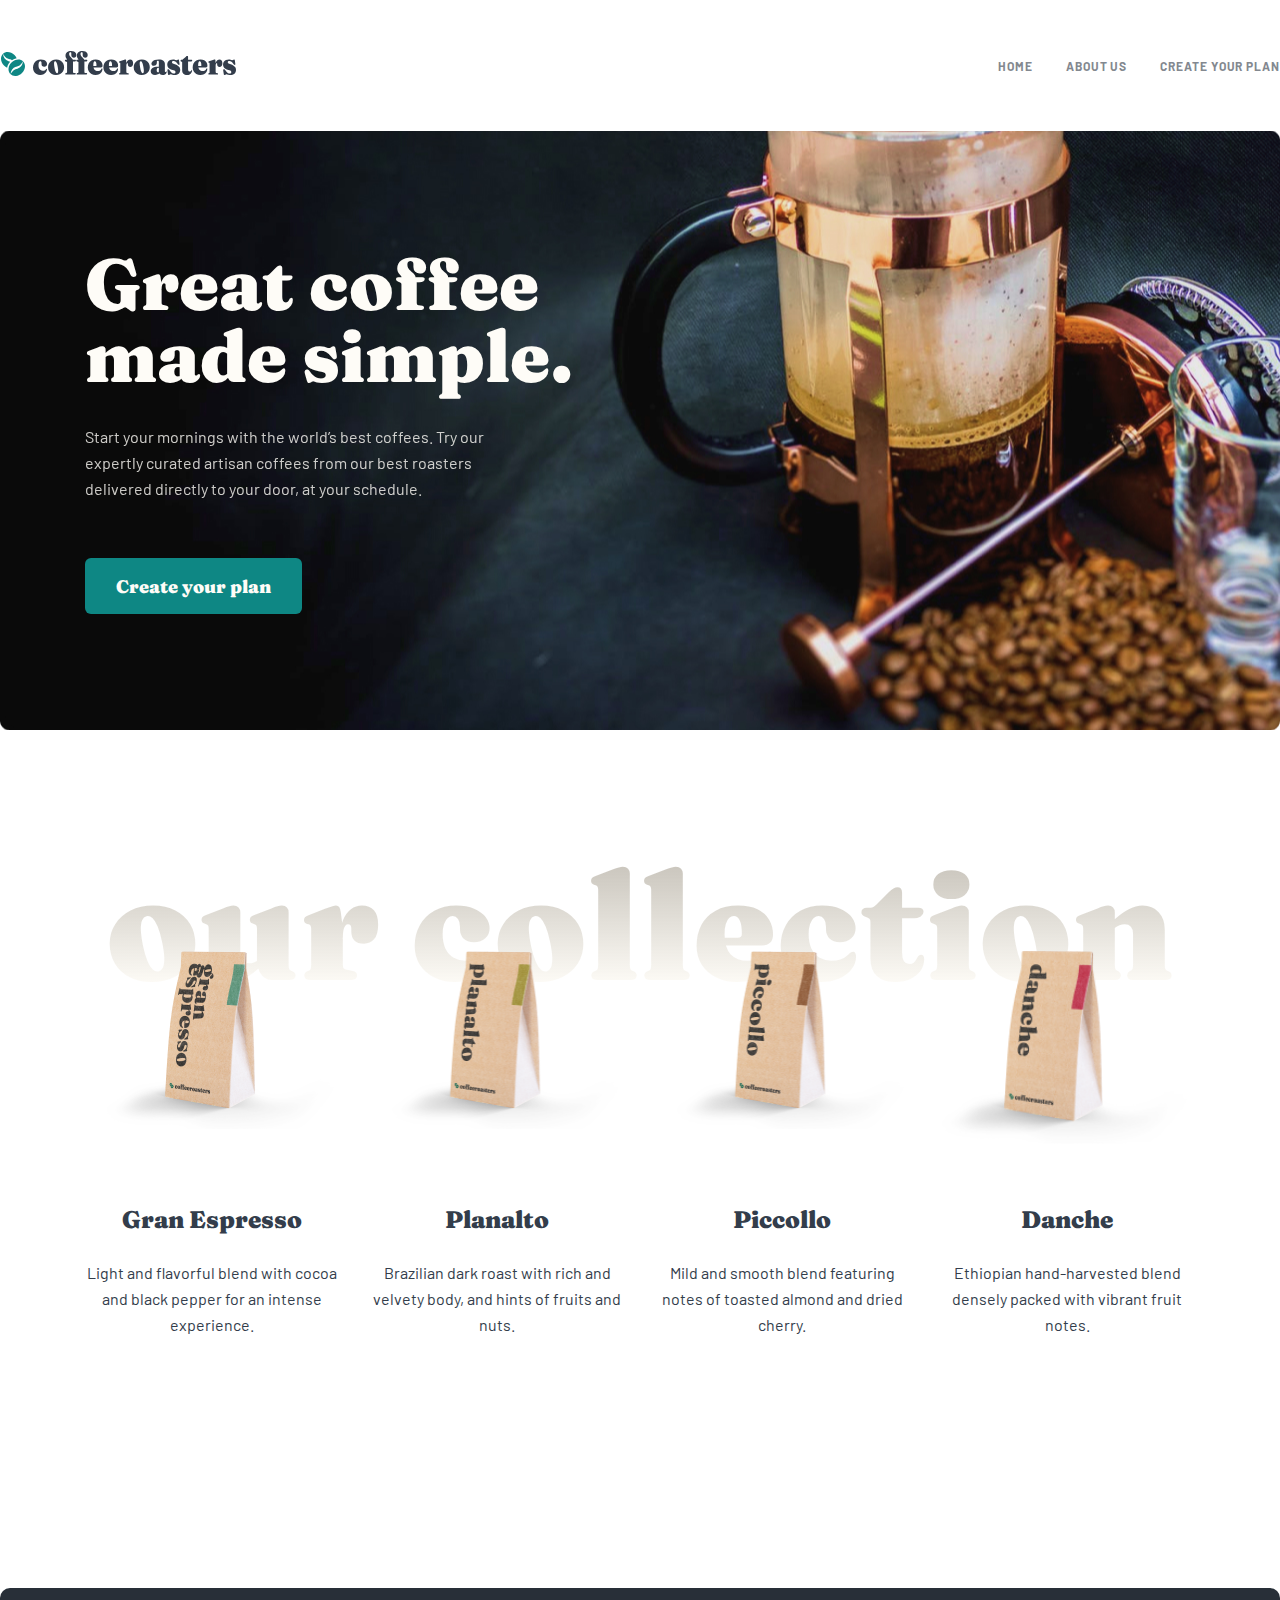
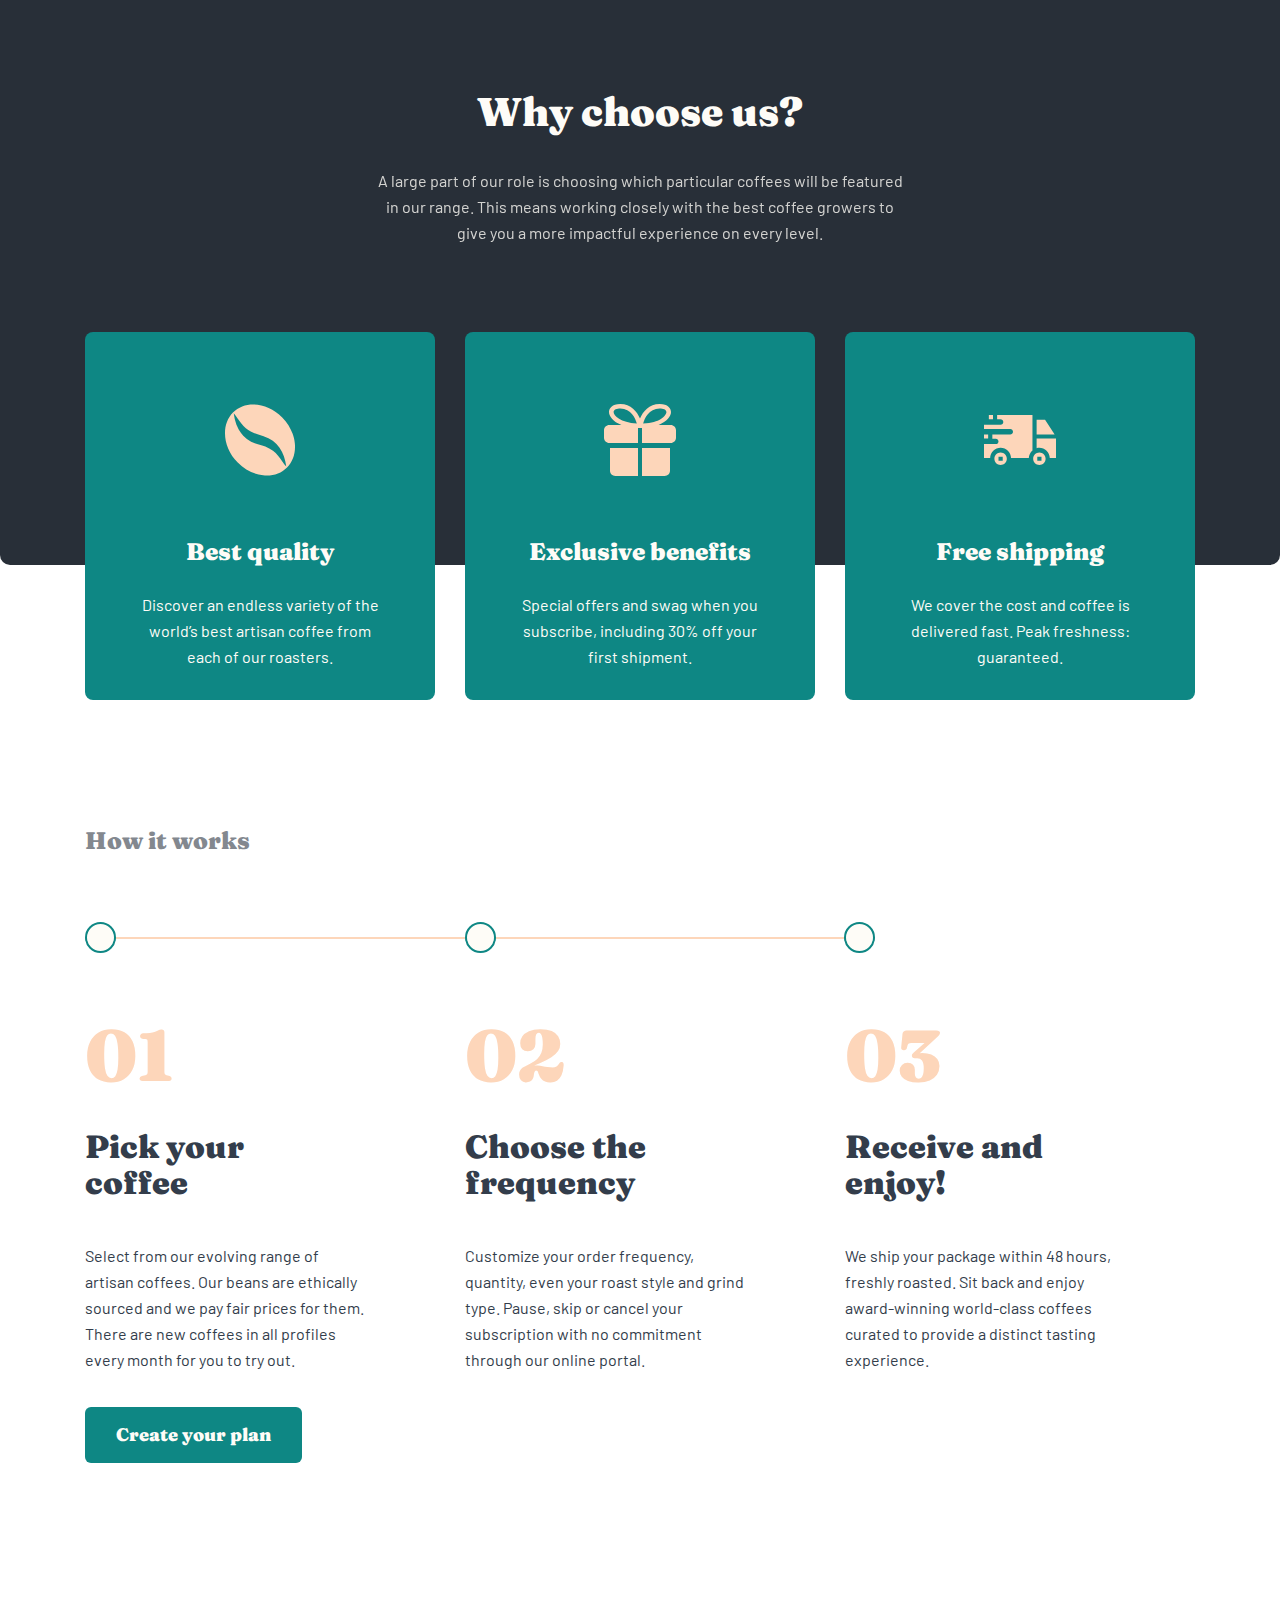
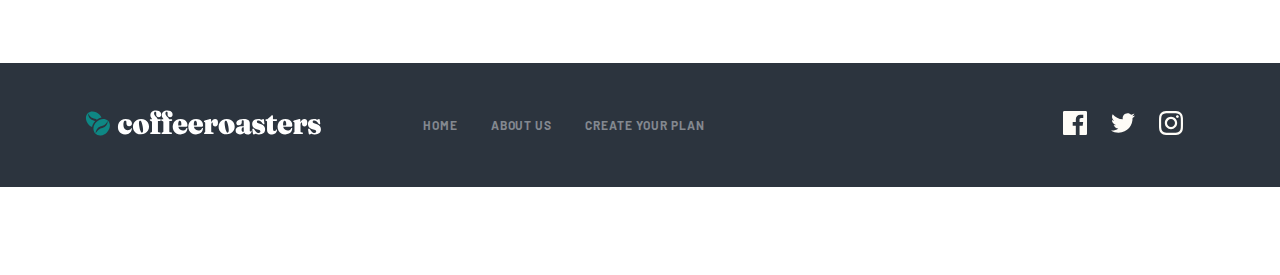
<file: index.html>
<!DOCTYPE html>
<html lang="en">

<head>
  <meta charset="UTF-8">
  <meta http-equiv="X-UA-Compatible" content="IE=edge">
  <meta name="viewport" content="width=device-width, initial-scale=1.0">

  <!-- ================normalize.css============ -->

  <link rel="stylesheet" href="./css/normalize.css">

  <!-- ==============fonts=========================== -->

  <link rel="stylesheet" href="./css/fonts.css">


  <!-- =================style============================== -->

  <link rel="stylesheet" href="./css/style.css">

  <!-- ============icon====================== -->

  <link rel="icon" href="./img/web_logo.svg">
  <title>HOME</title>
</head>

<body>


  <header>
    <div class="container">
      <nav class="nav">
        <div class="nav__logo">
          <a href="index.html"> <img src="./img/logo.svg" alt="logo"></a>
        </div>


        <ul class="list nav__link">
          <li class="list__items"><a class="list__link" href="#!">HOME</a></li>
          <li class="list__items"><a class="list__link" href="about.html" target="_blank">ABOUT US</a></li>
          <li class="list__items"><a class="list__link" href="plan.html" target="_blank">Create your plan</a></li>
        </ul>

        <img class="burger" src="./img/burger.svg" alt="burger">

      </nav>

    </div>
  </header>

  <main>

    <section class="top_section container">
      <div class="main">

        <div class="main__content">
          <h1>
            Great coffee made simple.
          </h1>

          <p>
            Start your mornings with the world’s best coffees. Try our expertly curated artisan coffees from our best
            roasters delivered directly to your door, at your schedule.
          </p>

          <a class="createPlan__btn" href="plan.html" target="_blank">Create your plan</a>
        </div>
      </div>
    </section>

    <section class="ourCollection">
      <div class="container">

        <div class="collection__wrapper">
          <h2>
            our collection
          </h2>

          <div class="collection__card">

            <div class="coll_card">
              <img src="./img/gran.png" alt="gran">

              <div class="coll__content">


                <h4>
                  Gran Espresso
                </h4>

                <p>
                  Light and flavorful blend with cocoa and black pepper for an intense experience.
                </p>


              </div>
            </div>


            <div class="coll_card">
              <img src="./img/planalto.png" alt="planalto">

              <div class="coll__content">


                <h4>
                  Planalto
                </h4>

                <p>
                  Brazilian dark roast with rich and velvety body, and hints of fruits and nuts.
                </p>

              </div>
            </div>


            <div class="coll_card">
              <img src="./img/piccollo.png" alt="piccollo">



              <div class="coll__content">
                <h4>
                  Piccollo
                </h4>

                <p>
                  Mild and smooth blend featuring notes of toasted almond and dried cherry.
                </p>
              </div>
            </div>


            <div class="coll_card">
              <img src="./img/danche.png" alt="danche">


              <div class="coll__content">
                <h4>
                  Danche
                </h4>

                <p>
                  Ethiopian hand-harvested blend densely packed with vibrant fruit notes.
                </p>
              </div>
            </div>


          </div>
        </div>
      </div>
    </section>

    <section class="chooseUs">
      <div class="container">
        <div class="chooseUs__body">
          <h4 class="chooseUs__title">
            Why choose us?
          </h4>

          <p class="chooseUs__text">
            A large part of our role is choosing which particular coffees will be featured in our range. This means
            working closely with the best coffee growers to give
            you a more impactful experience on every level.
          </p>

          <div class="choose__card-Wrapper">

            <div class="choose__card">

              <img src="./img/coffee-bean.svg" alt="coffee-bean">

              <div class="choose__title">

              
              <h5>
                Best quality
              </h5>
              <p>
                Discover an endless variety of the world’s best artisan coffee from each of our roasters.
              </p>
            </div>
            </div>


            <div class="choose__card">

              <img src="./img/gifts.svg" alt="gifts">

              <div class="choose__title">
                
              
              <h5>
                Exclusive benefits
              </h5>
              <p>
                Special offers and swag when you subscribe, including 30% off your first shipment.
              </p>
            </div>
            </div>


            <div class="choose__card">

              <img src="./img/shipping.svg" alt="shipping">
              <div class="choose__title">
                
             
              <h5>
                Free shipping
              </h5>
              <p>
                We cover the cost and coffee is delivered fast. Peak freshness: guaranteed.
              </p>
             </div>
            </div>


          </div>

        </div>
      </div>
    </section>

    <section class="itWorks">
      <div class="container">

        <div class="itWorks__body">

          <h4>
            How it works
          </h4>

          <div class="line">
            <span class="circle"></span>
            <span class="circle"></span>
            <span class="circle"></span>
          </div>

          <div class="itWorks__card-wrapper">

            <div class="itWorks__card">
              <span>01</span>

              <h3>
                Pick your coffee
              </h3>

              <p>
                Select from our evolving range of artisan coffees. Our beans are ethically sourced and we pay fair
                prices for them. There are new coffees in all profiles every month for you to try out.
              </p>
            </div>


            <div class="itWorks__card">
              <span>02</span>

              <h3>
                Choose the frequency
              </h3>

              <p>
                Customize your order frequency, quantity, even your roast style and grind type. Pause, skip or cancel
                your subscription with no commitment through our online portal.
              </p>
            </div>


            <div class="itWorks__card">
              <span>03</span>

              <h3>
                Receive and enjoy!
              </h3>

              <p>
                We ship your package within 48 hours, freshly roasted. Sit back and enjoy award-winning world-class
                coffees curated to provide a distinct tasting experience.
              </p>
            </div>


          </div>

          <a class="createPlan__btn" href="plan.html" target="_blank"> Create your plan</a>
        </div>
      </div>
    </section>
  </main>

  <footer class="footer">
    <div class="container">

      <div class="footer__body">
        <div class="footer__logo">
          <a href="index.html"> <img src="./img/footer-logo.svg" alt="logo"></a>
        </div>

        <ul class="footer__link">
          <li><a href="#!">HOME</a></li>
          <li><a href="about.html" target="_blank">ABOUT US</a></li>
          <li><a href="plan.html" target="_blank">Create your plan</a></li>
        </ul>

        <div class="footer__social">
          <a href="#!"><img class="svg_img" src="./img/fc.svg" alt="fc"></a>
          <a href="#!"><img class="svg_img" src="./img/tw.svg" alt="tw"></a>
          <a href="#!"><img class="svg_img" src="./img/in.svg" alt="in"></a>

        </div>
      </div>
    </div>

  </footer>



</body>

</html>
</file>
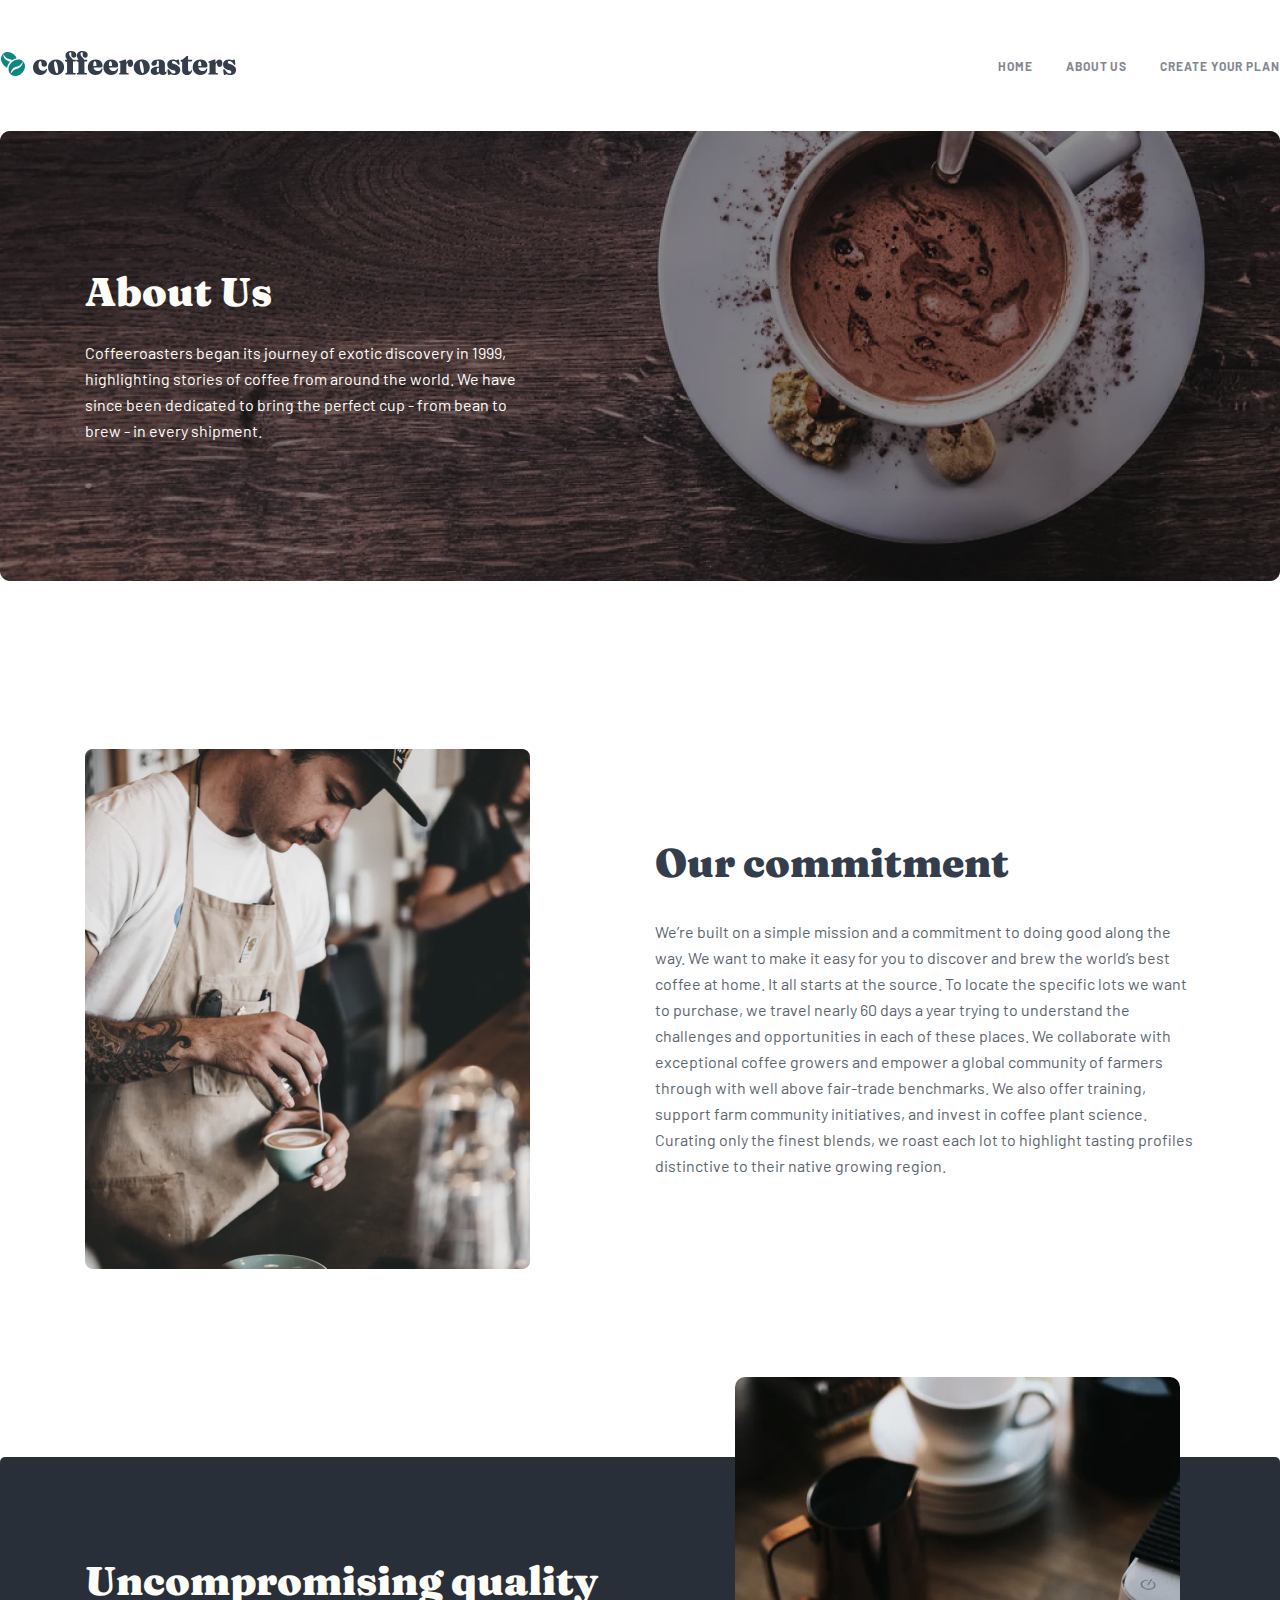
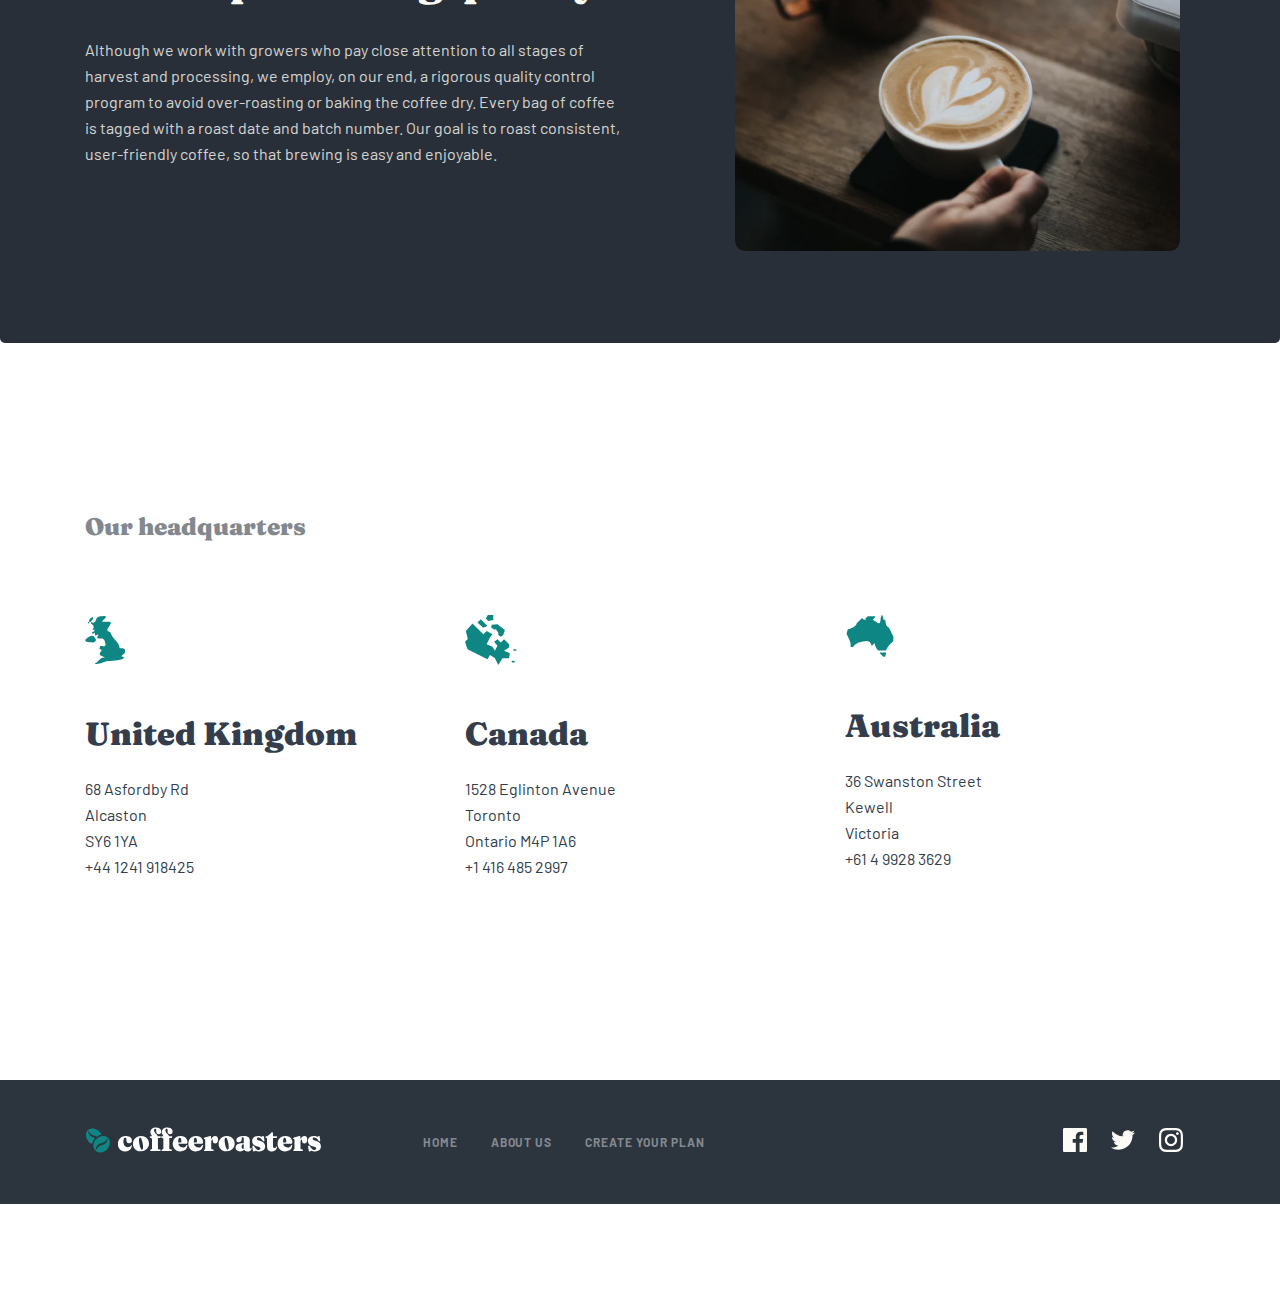
<file: about.html>
<!DOCTYPE html>
<html lang="en">

<head>
  <meta charset="UTF-8">
  <meta http-equiv="X-UA-Compatible" content="IE=edge">
  <meta name="viewport" content="width=device-width, initial-scale=1.0">

  <!-- ================normalize.css============ -->

  <link rel="stylesheet" href="./css/normalize.css">

  <!-- ==============fonts=========================== -->

  <link rel="stylesheet" href="./css/fonts.css">


  <!-- =================style============================== -->

  <link rel="stylesheet" href="./css/about.css">

  <!-- ============icon====================== -->

  <link rel="icon" href="./img/web_logo.svg">
  <title>ABOUT US</title>

</head>

<body>

  <header>
    <div class="container">
      <nav class="nav">
        <div class="nav__logo">
          <a href=""> <img src="./img/logo.svg" alt="logo"></a>
        </div>

        


        <ul class="list nav__link">
          <li class="list__items"><a class="list__link" href="index.html" target="_blank">HOME</a></li>
          <li class="list__items"><a class="list__link" href="#!">ABOUT US</a></li>
          <li class="list__items"><a class="list__link" href="plan.html" target="_blank">Create your plan</a></li>
        </ul>

        <img class="burger" src="./img/burger.svg" alt="burger">

      </nav>

    </div>
  </header>

  <main>

    <section class="top_section">
      <div class="container">
        <div class="main">
          <h2 class="main__title">
            About Us
          </h2>

          <p class="main__text">
            Coffeeroasters began its journey of exotic discovery in 1999, highlighting stories of coffee from around the
            world. We have since been dedicated to bring the perfect cup - from bean to brew - in every shipment.
          </p>

        </div>
      </div>
    </section>

    <section class="commitment">
      <div class="container">

        <div class="commitment__body">

          <div class="commitment__img">


          </div>

          <div class="commitment__content">

            <h4>
              Our commitment
            </h4>

            <p>
              We’re built on a simple mission and a commitment to doing good along the way. We want to make it easy for
              you to discover and brew the world’s best coffee at home. It all starts at the source. To locate the
              specific lots we want to purchase, we travel nearly 60 days a year trying to understand the challenges and
              opportunities in each of these places. We collaborate with exceptional coffee growers and empower a global
              community of farmers through with well above fair-trade benchmarks. We also offer training, support farm
              community initiatives, and invest in coffee plant science. Curating only the finest blends, we roast each
              lot to highlight tasting profiles distinctive to their native growing region.
            </p>
          </div>
        </div>
      </div>
    </section>

    <section class="quality">

      <div class="container">

        <div class="quality__body">

          <div class="quality__content">
            <h4>
              Uncompromising quality
            </h4>

            <p>
              Although we work with growers who pay close attention to all stages of harvest and processing, we employ,
              on our end, a rigorous quality control program to avoid over-roasting or baking the coffee dry. Every bag
              of coffee is tagged with a roast date and batch number. Our goal is to roast consistent, user-friendly
              coffee, so that brewing is easy and enjoyable.
            </p>
          </div>

          <div class="quality__img">

          </div>
        </div>
      </div>
    </section>

    <section class="headquarters">
      <div class="container">

        <div class="headquarters__body">

          <h4>
            Our headquarters
          </h4>


          <div class="headquarters__card-wrapper">

            <div class="headquarters__card">

              <img src="./img/about/UK.svg" alt="uk" width="41" height="50">

              <h5>
                United Kingdom
              </h5>

              <p> 68 Asfordby Rd </p>
              <p> Alcaston </p>
              <p>SY6 1YA </p>
              <p> +44 1241 918425</p>


            </div>


            <div class="headquarters__card">

              <img src="./img/about/Canada.svg" alt="Canada" width="52" height="50">

              <h5>
                Canada
              </h5>

              <p> 1528 Eglinton Avenue  </p>
              <p> Toronto </p>
              <p> Ontario M4P 1A6</p>
              <p> +1 416 485 2997</p>


            </div>
            <div class="headquarters__card">

              <img src="./img/about/Australia.svg" alt="uk" width="50" height="42">

              <h5>
                Australia
              </h5>

              <p> 36 Swanston Street </p>
              <p> Kewell </p>
              <p>Victoria </p>
              <p> +61 4 9928 3629</p>


            </div>




          </div>
        </div>
      </div>
    </section>
  </main>

  <footer class="footer">
    <div class="container">

      <div class="footer__body">
        <div class="footer__logo">
         <a href="#!"> <img src="./img/footer-logo.svg" alt="logo"></a>
        </div>

        <ul class="footer__link">
          <li><a href="index.html" target="_blank">HOME</a></li>
          <li><a href="#!">ABOUT US</a></li>
          <li><a href="plan.html" target="_blank">Create your plan</a></li>
        </ul>

        <div class="footer__social">
         <a href="#!"><img class="svg_img" src="./img/fc.svg" alt="fc"></a> 
         <a href="#!"><img class="svg_img" src="./img/tw.svg" alt="tw"></a> 
         <a href="#!"><img class="svg_img" src="./img/in.svg" alt="in"></a> 
         
        </div>
      </div>
    </div>

  </footer>

  



</body>
</file>
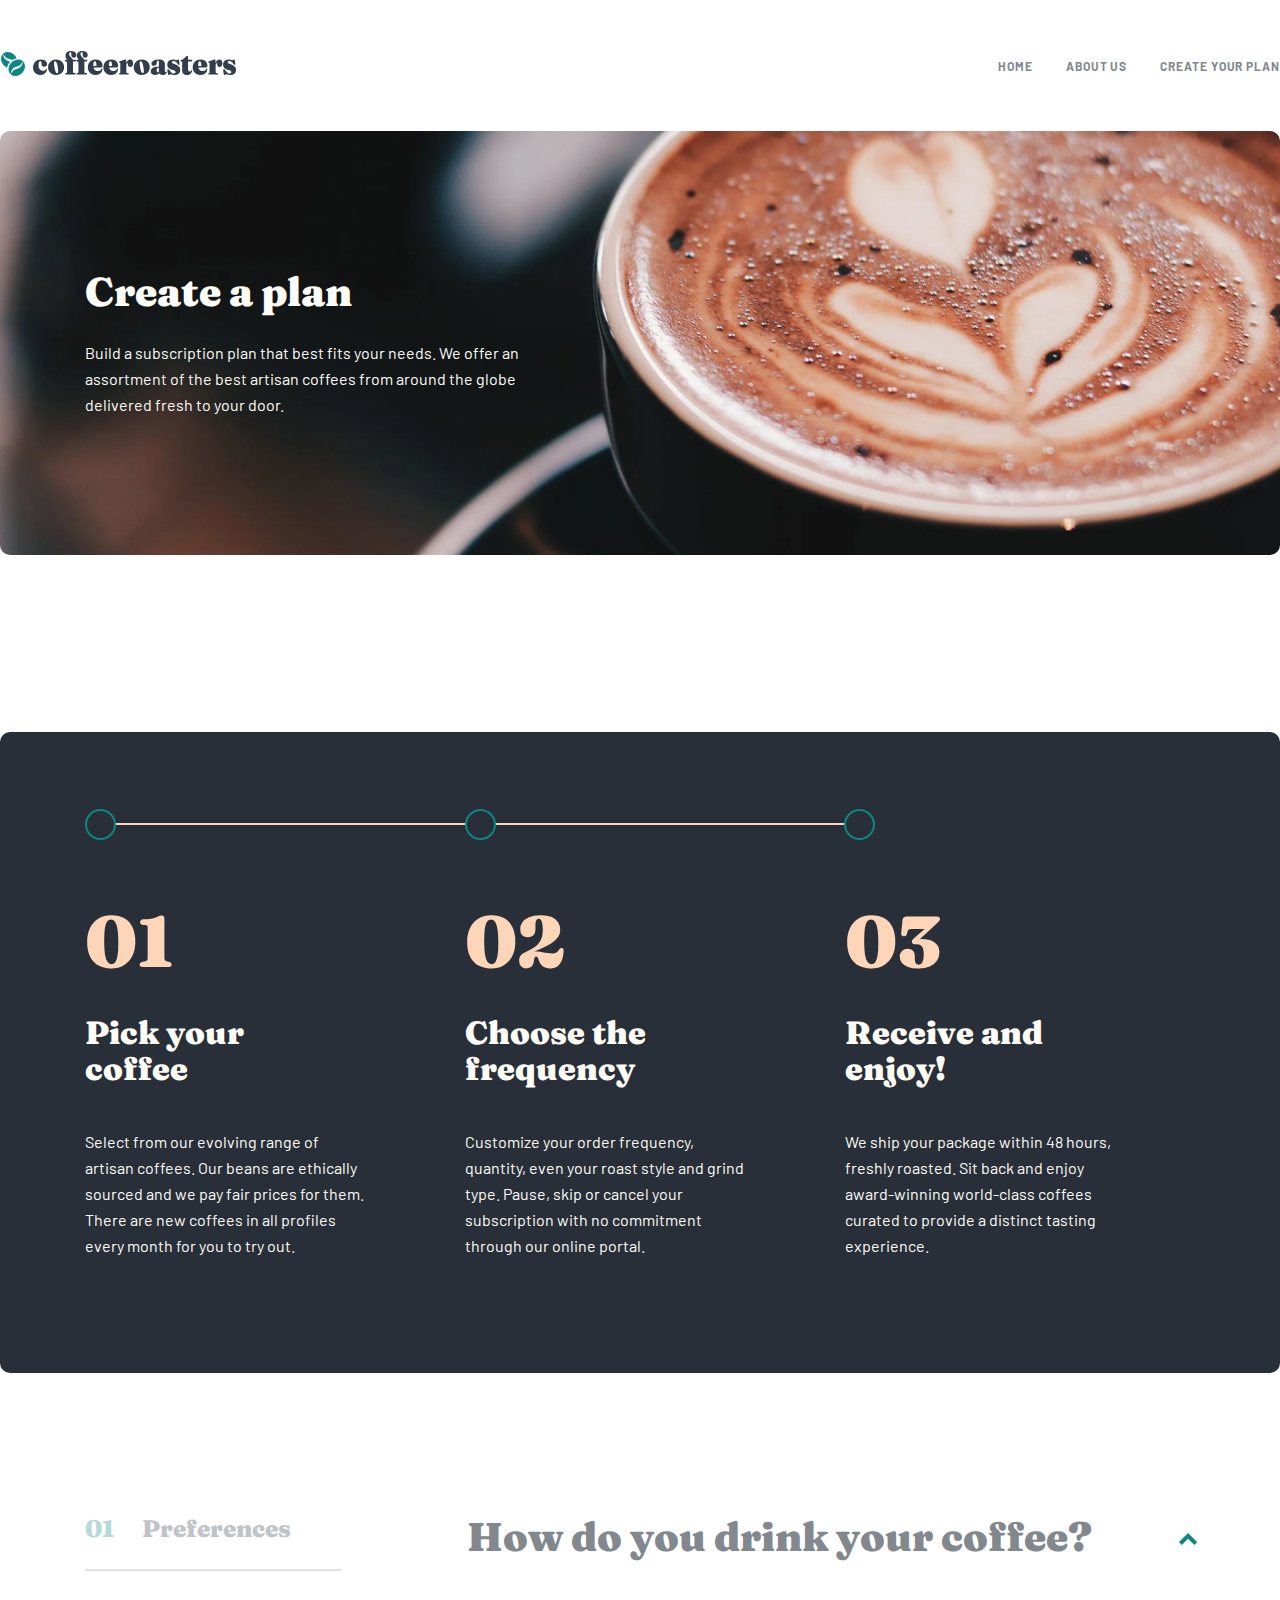
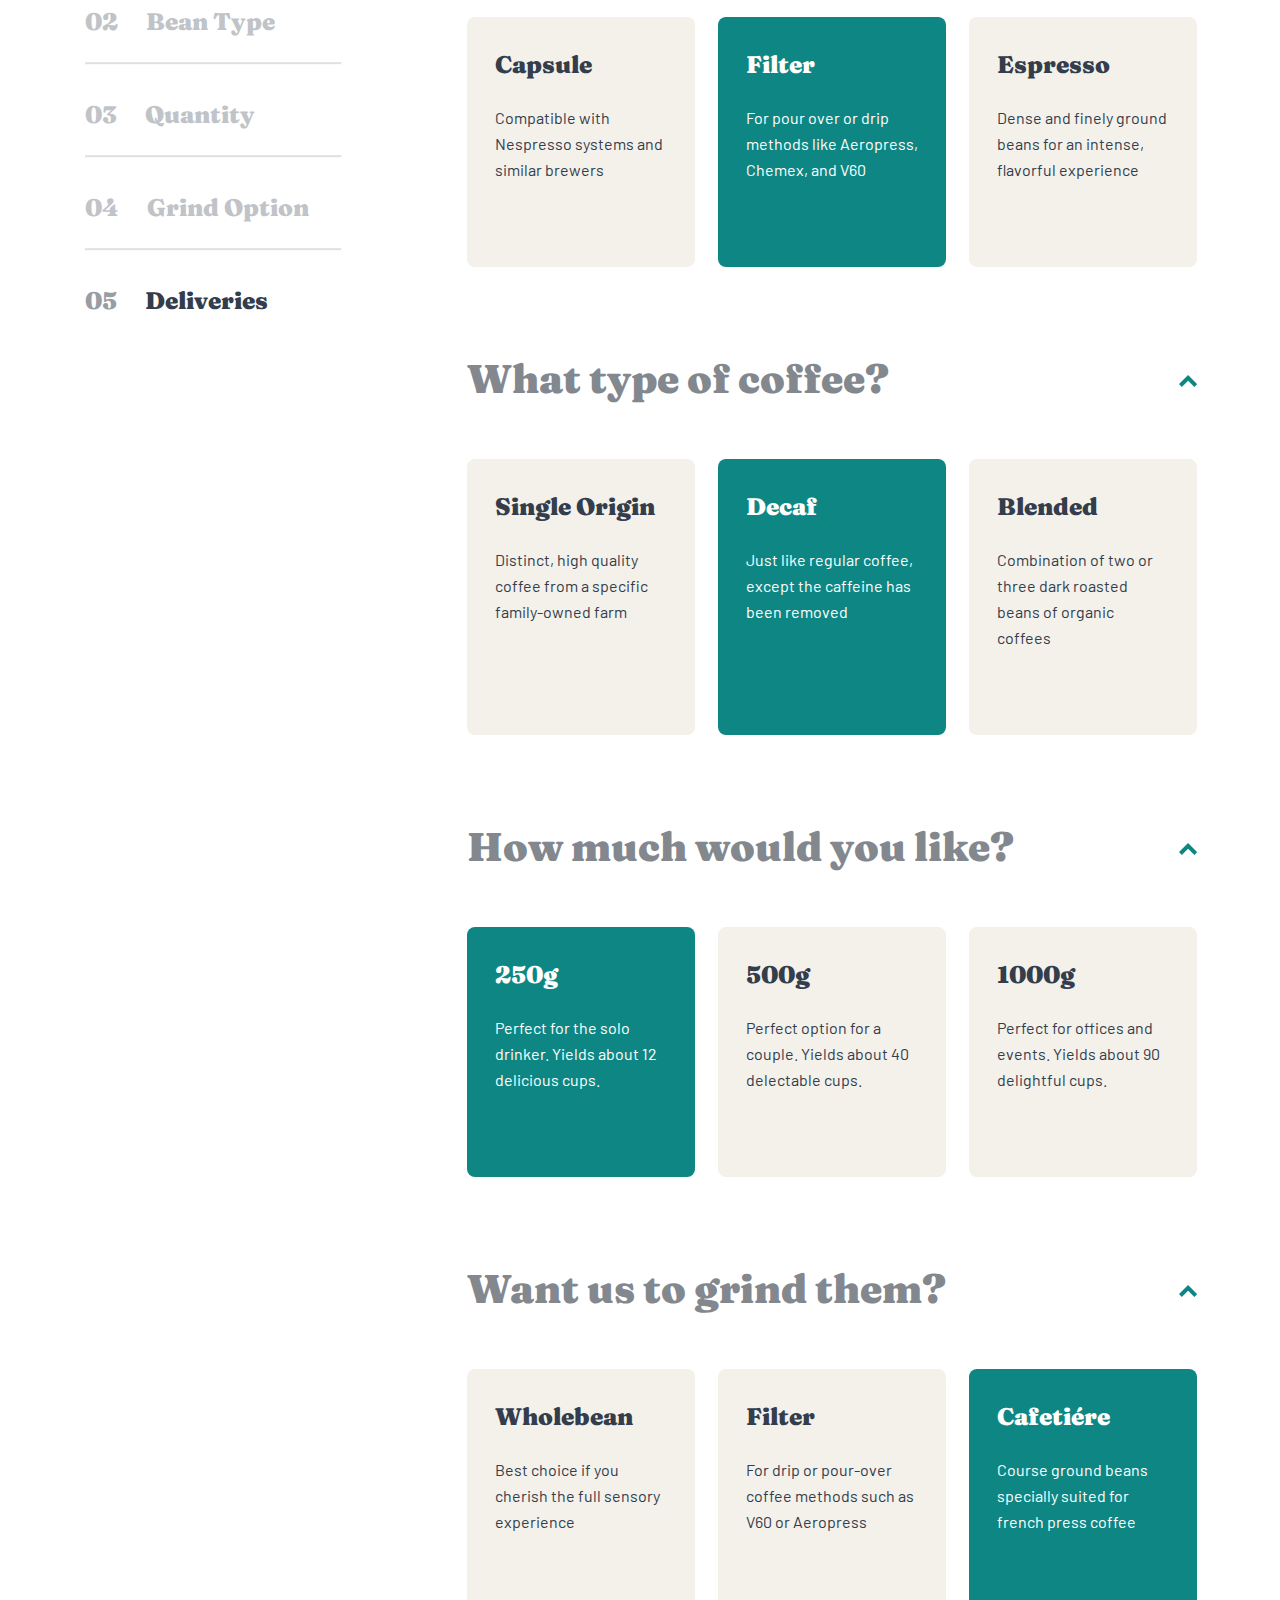
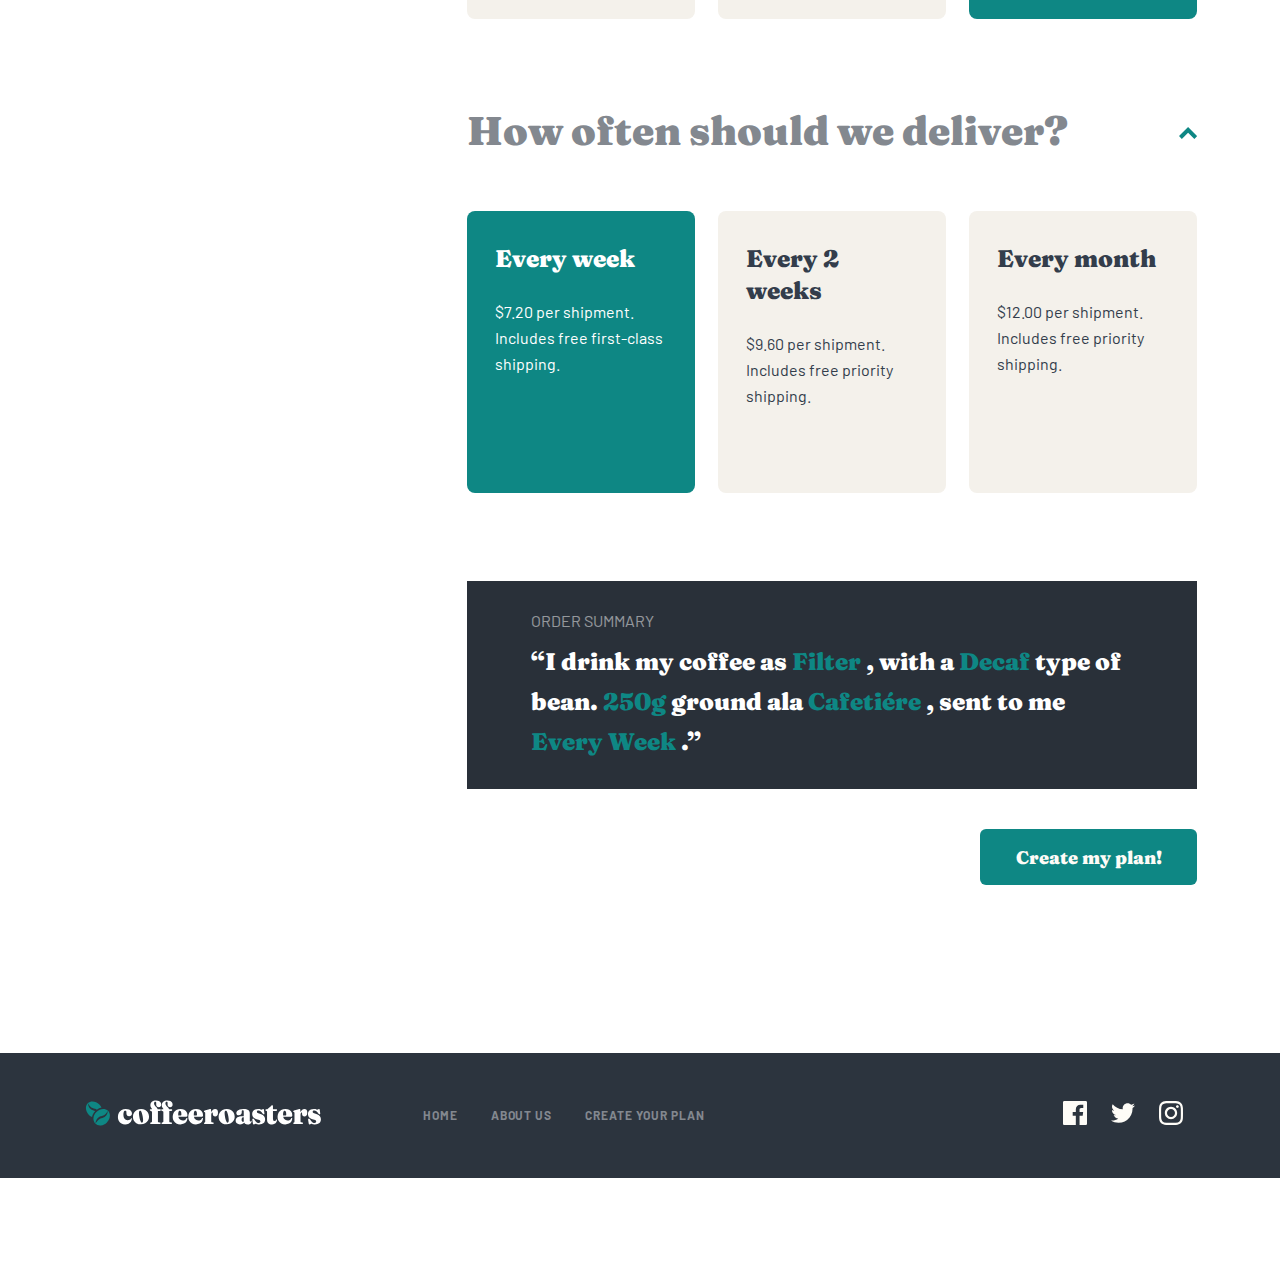
<file: plan.html>
<!DOCTYPE html>
<html lang="en">

<head>
  <meta charset="UTF-8">
  <meta http-equiv="X-UA-Compatible" content="IE=edge">
  <meta name="viewport" content="width=device-width, initial-scale=1.0">

  <!-- ================normalize.css============ -->

  <link rel="stylesheet" href="./css/normalize.css">

  <!-- ==============fonts=========================== -->

  <link rel="stylesheet" href="./css/fonts.css">


  <!-- =================style============================== -->

  <link rel="stylesheet" href="./css/plan.css">

  <!-- ============icon====================== -->

  <link rel="icon" href="./img/web_logo.svg">
  <title>CREATE YOUR PLAN</title>

</head>

<body>

  <header>
    <div class="container">
      <nav class="nav">
        <div class="nav__logo">
          <a href=""> <img src="./img/logo.svg" alt="logo"></a>
        </div>


        <ul class="list nav__link">
          <li class="list__items"><a class="list__link" href="index.html" target="_blank">HOME</a></li>
          <li class="list__items"><a class="list__link" href="about.html" target="_blank">ABOUT US</a></li>
          <li class="list__items"><a class="list__link" href="#!">Create your plan</a></li>
        </ul>

        <img class="burger" src="./img/burger.svg" alt="burger">

      </nav>

    </div>
  </header>

  <main>

    <section class="top_section">
      <div class="container">
        <div class="main">
          <h2 class="main__title">
            Create a plan
          </h2>

          <p class="main__text">
            Build a subscription plan that best fits your needs. We offer an assortment of the best artisan coffees from
            around the globe delivered fresh to your door.
          </p>

        </div>
      </div>
    </section>


    <section class="itWorks">
      <div class="container">

        <div class="itWorks__body">


          <div class="line">
            <span class="circle"></span>
            <span class="circle"></span>
            <span class="circle"></span>
          </div>

          <div class="itWorks__card-wrapper">

            <div class="itWorks__card">
              <span>01</span>

              <h3>
                Pick your coffee
              </h3>

              <p>
                Select from our evolving range of artisan coffees. Our beans are ethically sourced and we pay fair
                prices for them. There are new coffees in all profiles every month for you to try out.
              </p>
            </div>


            <div class="itWorks__card">
              <span>02</span>

              <h3>
                Choose the frequency
              </h3>

              <p>
                Customize your order frequency, quantity, even your roast style and grind type. Pause, skip or cancel
                your subscription with no commitment through our online portal.
              </p>
            </div>


            <div class="itWorks__card">
              <span>03</span>

              <h3>
                Receive and enjoy!
              </h3>

              <p>
                We ship your package within 48 hours, freshly roasted. Sit back and enjoy award-winning world-class
                coffees curated to provide a distinct tasting experience.
              </p>
            </div>


          </div>


        </div>
      </div>
    </section>

    <section class="guide">

      <div class="container">

        <div class="guide__body">

          <div class="guide__left">

            <ul class="left__list">
              <li><a href="#!"> <span>01</span> Preferences</a></li>
              <hr>
              <li><a href="#!"> <span>02</span> Bean Type</a></li>
              <hr>
              <li><a href="#!"> <span>03</span> Quantity</a></li>
              <hr>
              <li><a href="#!"> <span>04</span> Grind Option</a></li>
              <hr>
              <li><a href="#!"> <span>05</span> Deliveries</a></li>
            </ul>
          </div>


          <div class="guide__right">


            <div class="drink">

              <div class="right__title">
                <h4>
                  How do you drink your coffee?
                </h4>

                <img src="./img/up.svg" alt="up">

              </div>

              <div class="wpapper">

                <div class="card">
                  <h5>
                    Capsule
                  </h5>

                  <p>
                    Compatible with Nespresso systems and similar brewers
                  </p>

                </div>


                <div id="filter" class="blue-card card ">
                  <h5>
                    Filter
                  </h5>

                  <p>
                    For pour over or drip methods like Aeropress, Chemex, and V60
                  </p>

                </div>


                <div class="card">
                  <h5>
                    Espresso
                  </h5>

                  <p>
                    Dense and finely ground beans for an intense, flavorful experience
                  </p>

                </div>

              </div>


            </div>


            <div class="drink">

              <div class="right__title">
                <h4>
                  What type of coffee?
                </h4>

                <img src="./img/up.svg" alt="up">


              </div>

              <div class="wpapper">

                <div class="card">
                  <h5>
                    Single Origin
                  </h5>

                  <p>
                    Distinct, high quality coffee from a specific family-owned farm
                  </p>

                </div>


                <div id="decaf" class="card blue-card">
                  <h5>
                    Decaf
                  </h5>

                  <p>
                    Just like regular coffee, except the caffeine has been removed
                  </p>

                </div>


                <div class="card">
                  <h5>
                    Blended
                  </h5>

                  <p>
                    Combination of two or three dark roasted beans of organic coffees
                  </p>

                </div>

              </div>


            </div>

            <div class="drink">

              <div class="right__title">
                <h4>
                  How much would you like?
                </h4>

                <img src="./img/up.svg" alt="up">

              </div>

              <div class="wpapper">

                <div id="gramm250" class="card blue-card">
                  <h5>
                    250g
                  </h5>

                  <p>
                    Perfect for the solo drinker. Yields about 12 delicious cups.
                  </p>

                </div>


                <div class="card ">
                  <h5>
                    500g
                  </h5>

                  <p>
                    Perfect option for a couple. Yields about 40 delectable cups.
                  </p>

                </div>


                <div class="card">
                  <h5>
                    1000g
                  </h5>

                  <p>
                    Perfect for offices and events. Yields about 90 delightful cups.
                  </p>

                </div>

              </div>


            </div>


            <div class="drink">

              <div class="right__title">
                <h4>
                  Want us to grind them?
                </h4>

                <img src="./img/up.svg" alt="up">


              </div>


              <div class="wpapper">

                <div class="card">
                  <h5>
                    Wholebean
                  </h5>

                  <p>
                    Best choice if you cherish the full sensory experience
                  </p>

                </div>


                <div class="card ">
                  <h5>
                    Filter
                  </h5>

                  <p>
                    For drip or pour-over coffee methods such as V60 or Aeropress
                  </p>

                </div>


                <div id="cafetiere" class="card blue-card">
                  <h5>
                    Cafetiére
                  </h5>

                  <p>
                    Course ground beans specially suited for french press coffee
                  </p>

                </div>

              </div>


            </div>


            <div class="drink">

              <div class="right__title">
                <h4>
                  How often should we deliver?
                </h4>

                <img src="./img/up.svg" alt="up">

              </div>

              <div class="wpapper">

                <div id="every" class="card blue-card">
                  <h5>
                    Every week
                  </h5>

                  <p>
                    $7.20 per shipment. Includes free first-class shipping.
                  </p>

                </div>


                <div class="card ">
                  <h5>
                    Every 2 weeks
                  </h5>

                  <p>
                    $9.60 per shipment. Includes free priority shipping.
                  </p>

                </div>


                <div class="card">
                  <h5>
                    Every month 
                  </h5>

                  <p>
                    $12.00 per shipment. Includes free priority shipping.
                  </p>

                </div>

              </div>


            </div>


            <div class="summary">
              <h4>
                Order Summary
              </h4>


              <p>
                “I drink my coffee as <span>Filter</span> , with a <span>Decaf</span>  type of bean. <span>250g </span> ground ala <span>Cafetiére</span> , sent to me <span>Every Week</span> .” 
              </p>
            </div>


            <a class="createPlan__btn" href="plan.html" target="_blank"> Create my plan!</a>
          </div>
        </div>
      </div>
    </section>


  </main>

  <footer class="footer">
    <div class="container">

      <div class="footer__body">
        <div class="footer__logo">
         <a href="#!"> <img src="./img/footer-logo.svg" alt="logo"></a>
        </div>

        <ul class="footer__link">
          <li><a href="index.html" target="_blank">HOME</a></li>
          <li><a href="about.html" target="_blank">ABOUT US</a></li>
          <li><a href="#!">Create your plan</a></li>
        </ul>

        <div class="footer__social">
         <a href="#!"><img class="svg_img" src="./img/fc.svg" alt="fc"></a> 
         <a href="#!"><img class="svg_img" src="./img/tw.svg" alt="tw"></a> 
         <a href="#!"><img class="svg_img" src="./img/in.svg" alt="in"></a> 
         
        </div>
      </div>
    </div>

  </footer>


</body>
</file>
<file: css/fonts.css>
/* fraunces-regular - latin */
@font-face {
  font-family: 'Fraunces';
  font-style: normal;
  font-weight: 400;
  src: local(''),
       url('../fonts/fraunces-v10-latin-regular.woff2') format('woff2'), /* Chrome 26+, Opera 23+, Firefox 39+ */
       url('../fonts/fraunces-v10-latin-regular.woff') format('woff'); /* Chrome 6+, Firefox 3.6+, IE 9+, Safari 5.1+ */
}
/* fraunces-700 - latin */
@font-face {
  font-family: 'Fraunces';
  font-style: normal;
  font-weight: 700;
  src: local(''),
       url('../fonts/fraunces-v10-latin-700.woff2') format('woff2'), /* Chrome 26+, Opera 23+, Firefox 39+ */
       url('../fonts/fraunces-v10-latin-700.woff') format('woff'); /* Chrome 6+, Firefox 3.6+, IE 9+, Safari 5.1+ */
}
/* fraunces-900 - latin */
@font-face {
  font-family: 'Fraunces';
  font-style: normal;
  font-weight: 900;
  src: local(''),
       url('../fonts/fraunces-v10-latin-900.woff2') format('woff2'), /* Chrome 26+, Opera 23+, Firefox 39+ */
       url('../fonts/fraunces-v10-latin-900.woff') format('woff'); /* Chrome 6+, Firefox 3.6+, IE 9+, Safari 5.1+ */
}



/* barlow-regular - latin */
@font-face {
  font-family: 'Barlow';
  font-style: normal;
  font-weight: 400;
  src: local(''),
       url('../fonts/barlow-v5-latin-regular.woff2') format('woff2'), /* Chrome 26+, Opera 23+, Firefox 39+ */
       url('../fonts/barlow-v5-latin-regular.woff') format('woff'); /* Chrome 6+, Firefox 3.6+, IE 9+, Safari 5.1+ */
}
/* barlow-600 - latin */
@font-face {
  font-family: 'Barlow';
  font-style: normal;
  font-weight: 600;
  src: local(''),
       url('../fonts/barlow-v5-latin-600.woff2') format('woff2'), /* Chrome 26+, Opera 23+, Firefox 39+ */
       url('../fonts/barlow-v5-latin-600.woff') format('woff'); /* Chrome 6+, Firefox 3.6+, IE 9+, Safari 5.1+ */
}
/* barlow-700 - latin */
@font-face {
  font-family: 'Barlow';
  font-style: normal;
  font-weight: 700;
  src: local(''),
       url('../fonts/barlow-v5-latin-700.woff2') format('woff2'), /* Chrome 26+, Opera 23+, Firefox 39+ */
       url('../fonts/barlow-v5-latin-700.woff') format('woff'); /* Chrome 6+, Firefox 3.6+, IE 9+, Safari 5.1+ */
}
</file>
<file: css/style.css>
* {
  margin: 0;
  padding: 0;
  box-sizing: border-box;

}

h1,
h2,
h3,
h4,
h5,
h6,
p {
  margin: 0;
}

ul {
  padding: 0;
}

li {
  list-style: none;
}

a {
  text-decoration: none;
}

.container {
  width: 1280px;
  margin: 0 auto;
}



/* ==========header start =============== */

.nav {
  display: flex;
  justify-content: space-between;
  align-items: center;
  margin: 50px 0;
}

.nav__link {
  display: flex;

}

.list__items {
  margin-right: 33px;
}

.list__items:nth-child(3) {
  margin-right: 0;
}

.list__link {
  font-family: 'Barlow';
  font-weight: 700;
  font-size: 12px;
  line-height: 15px;
  letter-spacing: 0.923077px;
  text-transform: uppercase;
  color: #83888F;

}

.list__link:hover {
  color: #333D4B;
  transition: 500ms;
}

.burger {
  display: none;
}

/* ==========header end =============== */





/* ==========main start =============== */


/* ==========top_section start=============== */
.main {
  padding: 117px 0 116px 85px;
  background: url(../img/great_coffee.jpg) no-repeat center center /cover;
}

.main__content h1 {
  width: 493px;
  margin-bottom: 32px;
  font-family: "Fraunces";
  font-weight: 900;
  font-size: 72px;
  line-height: 72px;

  color: #FEFCF7;
}

.main__content p {
  width: 444px;
  margin-bottom: 56px;
  font-family: 'Barlow';
  font-style: normal;
  font-weight: normal;
  font-size: 16px;
  line-height: 26px;
  color: #FEFCF7;
  opacity: 0.8;
}

.createPlan__btn {
  display: block;
  width: 217px;
  height: 56px;
  display: flex;
  align-items: center;
  justify-content: center;

  background: #0E8784;
  border-radius: 6px;

  font-family: 'Fraunces';
  font-style: normal;
  font-weight: 900;
  font-size: 18px;
  line-height: 25px;
  text-align: center;

  color: #FEFCF7;
}

.createPlan__btn:hover {
  background-color: #66D2CF;
  transition: 500ms;
}


/* ==========top_section end=============== */


/* ==========ourCollection start=============== */
.collection__wrapper {
  width: 1111px;
  margin: 136px auto 200px;

}

.collection__wrapper h2 {


  font-family: 'Fraunces';
  font-weight: 900;
  font-size: 150px;
  line-height: 120px;
  text-align: center;

  background: linear-gradient(180deg, rgba(194, 189, 179, 0.856) 0%, #FEFCF7 100%);
  color: transparent;
  background-clip: text;
  -webkit-background-clip: text;




}

.collection__card {
  display: flex;
  position: relative;
  top: -50px;
}

.coll_card {
  width: 255px;
  text-align: center;
  margin-right: 30px;
}

.coll_card:nth-child(4) {
  margin-right: 0;
  padding-top: 15px;
}

.coll_card:nth-child(4) h4 {

  margin: 55px 0 24px;
}

.coll_card img {
  width: 255px;
  height: 193px;
}

.coll_card h4 {
  font-family: 'Fraunces';
  font-weight: 900;
  font-size: 24px;
  line-height: 32px;
  text-align: center;
  margin: 70px 0 24px;

  color: #333D4B;
}

.coll_card p {
  font-family: 'Barlow';
  font-weight: normal;
  font-size: 16px;
  line-height: 26px;
  text-align: center;

  color: #333D4B;

}

/* ==========ourCollection end=============== */


/* ==========chooseUs start=============== */

.chooseUs__body {
  width: 100%;
  height: 577px;
  background-color: #282F38;
  border-radius: 10px;
  padding-top: 100px;
}

.chooseUs__title {
  font-family: 'Fraunces';
  font-weight: 900;
  font-size: 40px;
  line-height: 48px;
  text-align: center;

  color: #FEFCF7;

}

.chooseUs__text {
  width: 540px;
  margin: 32px auto 86px;
  font-family: 'Barlow';
  font-weight: normal;
  font-size: 16px;
  line-height: 26px;
  text-align: center;
  color: #FEFCF7;
  opacity: 0.8;
}

.choose__card-Wrapper {
  width: 1110px;
  margin: auto;
  display: flex;
  justify-content: space-between;
}

.choose__card {
  width: 350px;
  background: #0E8784;
  border-radius: 8px;
  text-align: center;

  padding: 72px 0 30px;
}

.choose__card img {
  width: 72px;
  height: 72px;
}

.choose__card h5 {
  font-family: 'Fraunces';
  font-weight: 900;
  font-size: 24px;
  line-height: 32px;
  text-align: center;

  color: #FEFCF7;
  margin: 56px 0 24px;

}

.choose__card p {
  font-family: 'Barlow';
  font-weight: normal;
  font-size: 16px;
  line-height: 26px;
  text-align: center;
  width: 255px;
  margin: auto;

  color: #FEFCF7;
}


/* ==========chooseUs end=============== */


/* ==========itWorks start=============== */
.itWorks__body {
  margin-top: 260px;
  margin-left: 85px;
}

.itWorks__body h4 {
  font-family: 'Fraunces';
  font-weight: 900;
  font-size: 24px;
  line-height: 32px;
  color: #83888F;
  margin-bottom: 80px;
}

.line {
  display: flex;
  justify-content: space-between;
  align-items: center;
  width: 790px;
  height: 2px;
  background-color: #FDD6BA;
  margin-bottom: 80px;

}

.circle {
  display: block;
  width: 31px;
  height: 31px;
  border-radius: 50%;
  background-color: #FEFCF7;
  border: 2px solid #0E8784;
}

.itWorks__card-wrapper {
  width: 1045px;
  display: flex;
  justify-content: space-between;
}

.itWorks__card {
  width: 285px;
}

.itWorks__card span {
  font-family: 'Fraunces';
  font-weight: 900;
  font-size: 72px;
  line-height: 72px;
  color: #FDD6BA;

}

.itWorks__card h3 {
  font-family: 'Fraunces';
  font-weight: 900;
  font-size: 32px;
  line-height: 36px;
  color: #333D4B;
  margin-bottom: 42px;
  margin-top: 38px;
  width: 255px;
}

.itWorks__card p {
  font-family: 'Barlow';
  font-weight: normal;
  font-size: 16px;
  line-height: 26px;
  color: #333D4B;
  margin-bottom: 34px;

}

/* ==========itWorks end=============== */


/* ==========footer  start=============== */

.footer__body {
  background-color: #2C343E;
  margin: 200px 0 88px 0;
  padding: 47px 85px;
  display: flex;
  align-items: center;


}

.footer__logo {
  margin-right: 102px;
}

.footer__link {
  display: flex;
}

.footer__link a {
  font-family: 'Barlow';
  font-weight: bold;
  font-size: 12px;
  line-height: 15px;
  letter-spacing: 0.923077px;
  text-transform: uppercase;
  margin-right: 33px;

  color: #83888F;
}

.footer__link a:hover {
  color: #FEFCF7;
}

.footer__social {
  margin-left: 325px;
  width: 120px;
  display: flex;
  justify-content: space-between;
  align-items: center;
}





/* ==========footer  end=============== */


/* ==============================MEDIA======================== */
@media(max-width: 1140px) {

  .container {
    width: 1000px;
    margin: 0 auto;
  }

  .collection__wrapper {
    width: 1000px;
  }

  .collection__wrapper h2 {
    font-size: 140px;
  }

  .coll_card {
    width: 245px;
    margin-right: 20px;
  }

  .choose__card-Wrapper {
    width: 1000px;
  }

  .choose__card {
    width: 310px;
  }

  .itWorks__card-wrapper {
    width: 946px;
  }

  .line {
    width: 711px;
  }

  .footer__body {

    padding: 47px 50px;
  }

  .footer__social {
    margin-left: 95px;
  }
}



@media(max-width: 997px) {

  .container {
    width: 689px;
    margin: 0 auto;
  }

  .main {
    padding: 104px 0 104px 58px;

  }

  .main__content h1 {
    width: 329px;
    font-size: 48px;
    line-height: 48px;
    margin-bottom: 24px;
  }

  .main__content p {
    width: 398px;
    margin-bottom: 40px;

    font-size: 15px;
    line-height: 25px;

  }

  .collection__wrapper {
    width: 689px;
    margin: 136px auto 100px;
  }

  .collection__wrapper h2 {

    font-size: 96px;
    line-height: 72px;


  }

  .collection__card {
    display: flex;
    flex-direction: column;
    top: -38px;
  }

  .coll_card {
    width: 573px;
    display: flex;
    justify-content: space-between;
    text-align: center;
    margin-bottom: 32px;
    margin-right: 0;
  }

  .coll_card h4 {

    margin: 30px 0 24px;
    color: #333D4B;
  }

  .coll_card:nth-child(4) h4 {
    margin: 20px 0 24px;
  }


  .chooseUs__title {
    font-size: 32px;
  }

  .chooseUs__body {
    padding-top: 56px;
  }

  .chooseUs__text {
    margin: 24px auto 70px;
    font-size: 15px;
    line-height: 25px;

  }

  .choose__card-Wrapper {
    width: 573px;
    margin: auto;
    display: flex;
    flex-direction: column;
  }

  .choose__card {
    width: 100%;
    background: #0E8784;
    border-radius: 8px;
    text-align: center;
    padding: 41px 48px 41px 70px;

    display: flex;
    justify-content: space-between;
    align-items: center;
    margin-bottom: 24px;
  }

  .choose__card p {

    font-size: 15px;
    line-height: 25px;

    width: 344px;

  }

  .choose__card h5 {

    margin: 0px 0 16px;
  }

  .itWorks__body {
    margin-top: 430px;
    margin-left: 0px;
  }

  .itWorks__body h4 {
    margin-bottom: 40px;
  }

  .line {
    width: 497px;
    margin-bottom: 48px;
  }

  .itWorks__card-wrapper {
    width: 690px;

  }

  .itWorks__card {
    width: 223px;
  }



  .itWorks__card h3 {
    font-size: 28px;
    line-height: 32px;
    width: 223px;
  }

  .itWorks__card p {
    font-size: 15px;
    line-height: 25px;
    margin-bottom: 44px;
  }

  .footer__body {

    margin: 200px 0 88px 0;
    padding: 54px 0px;
    display: flex;
    flex-direction: column;
    text-align: center;
    align-items: center;

  }

  .footer__logo {
    margin-right: 0px;
  }

  .footer__link {
    margin: 32px 0 62px;
    width: 283px;
    display: flex;
    justify-content: space-between;
  }

  .footer__social {

    margin-left: 0px;


  }

  .footer__link a {
    margin-right: 0px;
  }

}


@media(max-width:768px) {
  .container {
    width: 327px;
  }

  .nav__link {
    display: none;
  }

  .burger {
    display: block;
  }

  .main {
    padding: 100px 0 100px 24px;
    text-align: center;
  }

  .main__content h1 {
    width: 279px;
    font-size: 40px;
    line-height: 40px;
  }

  .main__content p {
    width: 279px;
    margin-bottom: 40px;
    font-size: 15px;
    line-height: 25px;
  }

  .createPlan__btn {
    margin-left: 24px;
  }

  .collection__wrapper h2 {
    font-size: 40px;
    line-height: 72px;
    width: 327px;
    margin-bottom: 40px;
  }

  .collection__card {
    width: 327px;
  
    align-items: center;
  }

  .coll_card img{
    
    margin-left: 20px;
    
}
  .coll_card:nth-child(4) img{
    
    margin-left: 25px;
    
}

  .coll_card {
    width: 286px;
    display: flex;
    flex-direction: column;

  }

  .chooseUs__body {
    padding-top: 64px;
    width: 327px;
  }

  .chooseUs__text {
    margin: 24px auto 64px;
    font-size: 15px;
    line-height: 25px;
    width: 279px;
  }

  .collection__wrapper {
    width: 327px;
    margin: 100px auto 60px;

  }

  .coll_card h4 {
    margin: 30px auto 24px;

  }

  .choose__card {
    width: 279px;
    margin: auto;
    margin-bottom: 24px;

    padding: 72px 33px 51px 33px;
    display: flex;
    flex-direction: column;


  }

  .choose__card-Wrapper {
    width: 327px;
  }

  .choose__card h5 {
    margin: 56px 0 24px;
  }

  .choose__card p {
    font-size: 15px;
    line-height: 25px;
    width: 212px;
  }

  .itWorks__card-wrapper {
    width: 327px;
    text-align: center;
    margin: auto;
    flex-direction: column;
  }

  .line {
    display: none;
  }

  .itWorks__body {
    margin-top: 1060px;
    text-align: center;
  }

  .createPlan__btn {

    margin-left: 50px;
  }

  .itWorks__card h3 {

    width: 327px;
  }

  .itWorks__card {
    width: 327px;
  }

  .itWorks__card p {
    width: 327px;
    margin-bottom: 44px;
  }

  .itWorks__card span {
    text-align: center;
  }

  .footer__link {
    flex-direction: column;
  }

  .footer__link a {
    display: inline-block;
    margin-bottom: 24px;
  }


}
</file>
<file: css/about.css>
* {
   margin: 0;
  padding: 0;
  box-sizing: border-box;

}

h1,
h2,
h3,
h4,
h5,
h6,
p {
  margin: 0;
}

ul {
  padding: 0;
}

li {
  list-style: none;
}

a {
  text-decoration: none;
}

.container {
  width: 1280px;
  margin: 0 auto;
}



/* ==========header start =============== */

.nav {
  display: flex;
  justify-content: space-between;
  align-items: center;
  margin: 50px 0;
}

.nav__link {
  display: flex;

}

.list__items {
  margin-right: 33px;
}

.list__items:nth-child(3) {
  margin-right: 0;
}

.list__link {
  font-family: 'Barlow';
  font-weight: 700;
  font-size: 12px;
  line-height: 15px;
  letter-spacing: 0.923077px;
  text-transform: uppercase;
  color: #83888F;

}

.list__link:hover {
  color: #333D4B;
  transition: 500ms;
}

/* ==========header end =============== */


/* ==========top_section start =============== */

.main {
  background: url(../img/about/about_main.jpg) no-repeat center center /cover;

  padding: 137px 0 137px 85px;
}

.main__title {
  font-family: 'Fraunces';
  font-weight: 900;
  font-size: 40px;
  line-height: 48px;
  color: #FEFCF7;
  margin-bottom: 24px;
}

.main__text {
  width: 445px;
  font-family: 'Barlow';
  font-style: normal;
  font-weight: normal;
  font-size: 16px;
  line-height: 26px;
  color: #FEFCF7;

}

/* ==========top_section end =============== */


/* ==========commitment start =============== */

.commitment__body {
  display: flex;
  align-items: center;
  margin-top: 168px;
  margin-left: 85px;
}

.commitment__img {
  background: url(../img/about/commintment.jpg) no-repeat center center /cover;

  width: 445px;
  height: 520px;
}

.commitment__content {
  width: 540px;
  margin-left: 125px;

}

.commitment__content h4 {
  font-family: 'Fraunces';
  font-weight: 900;
  font-size: 40px;
  line-height: 48px;
  color: #333D4B;
  margin-bottom: 32px;

}

.commitment__content p {
  font-family: 'Barlow';
  font-weight: normal;
  font-size: 16px;
  line-height: 26px;
  color: #333D4B;
  opacity: 0.8;
}

/* ==========commitment end =============== */


/* ==========quality start =============== */

.quality__body {
  margin-top: 188px;

  background-color: #282F38;
  border-radius: 5px;
  padding: 100px 0 176px 85px;

  display: flex;
  position: relative;

}

.quality__content {
  width: 540px;

}

.quality__content h4 {
  font-family: 'Fraunces';
  font-weight: 900;
  font-size: 40px;
  line-height: 48px;
  color: #FEFCF7;
  margin-bottom: 32px;
}

.quality__content p {
  font-family: 'Barlow';
  font-weight: normal;
  font-size: 16px;
  line-height: 26px;
  color: #FEFCF7;
  opacity: 0.8;
}

.quality__img {
  width: 445px;
  height: 474px;

  border-radius: 10px;
  background: url(../img/about/quality.jpg) no-repeat center center /cover;
  top: -80px;
  right: 100px;

  position: absolute;
}

/* ==========quality end =============== */


/* ==========headquarters start =============== */

.headquarters__body {
  margin-left: 85px;
  margin-top: 168px;
}

.headquarters__body h4 {
  font-family: 'Fraunces';
  font-weight: 900;
  font-size: 24px;
  line-height: 32px;
  color: #83888F;
  margin-bottom: 72px;
}

.headquarters__card-wrapper {
  display: flex;
}

.headquarters__card {
  width: 285px;
  margin-right: 95px;
}

.headquarters__card:nth-child(3) {
  margin-right: 0;
}

.headquarters__card h5 {
  font-family: 'Fraunces';
  font-weight: 900;
  font-size: 32px;
  line-height: 36px;
  color: #333D4B;
  margin: 46px 0 24px 0;

}

.headquarters__card p {
  font-family: 'Barlow';
  font-weight: normal;
  font-size: 16px;
  line-height: 26px;
  color: #333D4B;
}

/* ==========headquarters end =============== */

/* ==========footer  start=============== */

.footer__body {
  background-color: #2C343E;
  margin: 200px 0 88px 0;
  padding: 47px 85px;
  display: flex;
  align-items: center;


}

.footer__logo {
  margin-right: 102px;
}

.footer__link {
  display: flex;
}

.footer__link a {
  font-family: 'Barlow';
  font-weight: bold;
  font-size: 12px;
  line-height: 15px;
  letter-spacing: 0.923077px;
  text-transform: uppercase;
  margin-right: 33px;

  color: #83888F;
}

.footer__link a:hover {
  color: #FEFCF7;
}

.footer__social {
  margin-left: 325px;
  width: 120px;
  display: flex;
  justify-content: space-between;
  align-items: center;
}

.burger {
  display: none;
}

/* ==========footer  end=============== */




/* ==========MEDIA=============== */

@media (max-width: 1200px) {
  .container {
    width: 1140px;
  }

  .footer__social {
    margin-left: 169px;
  }

}



@media (max-width: 992px) {
  .container {
    width: 689px;
  }

  .main {

    padding: 118px 0 118px 58px;
  }

  .main__title {
    font-size: 32px;
    line-height: 40px;

  }

  .main__text {
    width: 398px;

    font-size: 15px;
    line-height: 25px;

  }

  .commitment__body {
    align-items: center;
    margin-top: 144px;
    margin-left: 0px;
  }

  .commitment__content h4 {
    font-size: 32px;
    line-height: 48px;

    margin-bottom: 30px;
  }

  .commitment__img {
    width: 281px;
    height: 470px;
  }

  .commitment__content {
    width: 345px;
    margin-left: 69px;
  }

  .quality__img {
    width: 573px;
    height: 320px;
    top: -186px;
    right: 53px;

  }

  .quality__body {
    margin-top: 301px;

    padding: 214px 0 67px 85px;
  }

  .quality__content h4 {

    font-size: 32px;

    margin-bottom: 24px;
  }

  .quality__content {
    text-align: center;
  }

  .quality__content p {
    font-size: 15px;
    line-height: 25px;

  }

  .headquarters__body {
    margin-left: 0px;
    margin-top: 144px;
  }

  .headquarters__card {
    width: 222px;
    margin-right: 10px;
  }

  .headquarters__card h5 {

    font-size: 24px;
    line-height: 36px;

    margin: 46px 0 21px 0;
  }

  .footer__body {

    margin: 144px 0 72px 0;
    padding: 54px 190px 54px 215px;
    display: flex;
    flex-direction: column;
    justify-content: center;
    align-items: center;
  }

  .footer__logo {
    margin-right: 0px;
  }

  .footer__social {
    margin-left: 0px;
  }

  .footer__link {
    margin: 32px 0 65px;
    width: 283px;
    justify-content: space-between;
  }

  .footer__link a {

    margin-right: 0px;
  }













}


@media (max-width: 768px) {

  .container {
    width: 327px;
  }

  .nav__link {
    display: none;
  }

  .burger {
    display: block;
  }

  .main {
    text-align: center;
    width: 327px;
    padding: 111px 24px 87px;
  }

  .main__title {
    font-size: 28px;
    line-height: 28px;
  }

  .main__text {
    width: 279px;

  }

  .commitment__body {
    margin-top: 120px;
    flex-direction: column;
    
  }

  .commitment__img {
    width: 327px;
    height: 400px;
}

.commitment__content h4 {
  margin-top: 48px;
  margin-bottom: 30px;
}

.commitment__content {
  width: 327px;
  margin-left: 0px;
}

.quality__img {
  width: 279px;
  height: 156px;
  top: -84px;
  right: 28px;
}


.quality__body {
  margin-top: 150px;
  padding: 130px 24px 67px;
}

.quality__content h4 {
  font-size: 28px;
  margin-bottom: 24px;
  line-height: 28px;
}

.headquarters__body {
  margin-left: 0px;
  margin-top: 120px;
  text-align: center;
}

.headquarters__card-wrapper {
  flex-direction: column;
}

.headquarters__card {
  width: 327px;
  margin-right: 0px;
  margin-bottom: 80px;
}

.footer__body {
  margin: 40px 0 72px 0;
  padding: 54px ;
 
}

.footer__link {
    width: 122px;
  flex-direction: column;
  align-items: center;
  
}

.footer__link a {
  display: block;
  margin-bottom: 24px;
}


}
</file>
<file: css/plan.css>
* {
  margin: 0;
  padding: 0;
  box-sizing: border-box;

}

h1,
h2,
h3,
h4,
h5,
h6,
p {
  margin: 0;
}

ul {
  padding: 0;
}

li {
  list-style: none;
}

a {
  text-decoration: none;
}

.container {
  width: 1280px;
  margin: 0 auto;
}



/* ==========header start =============== */

.nav {
  display: flex;
  justify-content: space-between;
  align-items: center;
  margin: 50px 0;
}

.nav__link {
  display: flex;

}

.list__items {
  margin-right: 33px;
}

.list__items:nth-child(3) {
  margin-right: 0;
}

.list__link {
  font-family: 'Barlow';
  font-weight: 700;
  font-size: 12px;
  line-height: 15px;
  letter-spacing: 0.923077px;
  text-transform: uppercase;
  color: #83888F;

}

.list__link:hover {
  color: #333D4B;
  transition: 500ms;
}

/* ==========header end =============== */


/* ==========top_section start =============== */

.main {
  background: url(../img/plan_main_img.jpg) no-repeat center center /cover;

  padding: 137px 0 137px 85px;
  border-radius: 10px;
}

.main__title {
  font-family: 'Fraunces';
  font-weight: 900;
  font-size: 40px;
  line-height: 48px;
  color: #FEFCF7;
  margin-bottom: 24px;
}

.main__text {
  width: 445px;
  font-family: 'Barlow';
  font-style: normal;
  font-weight: normal;
  font-size: 16px;
  line-height: 26px;
  color: #FEFCF7;

}

/* ==========top_section end =============== */



/* ==========itWorks start=============== */
.itWorks__body {
  width: 100%;
  background-color: #282F38;
  border-radius: 10px;
  margin-top: 177px;
  padding: 91px 0 80px 85px;

}



.line {
  display: flex;
  justify-content: space-between;
  align-items: center;
  width: 790px;
  height: 2px;
  background-color: #FDD6BA;
  margin-bottom: 80px;

}

.circle {
  display: block;
  width: 31px;
  height: 31px;
  border-radius: 50%;
  background-color: #282F38;
  border: 2px solid #0E8784;
}

.itWorks__card-wrapper {
  width: 1045px;
  display: flex;
  justify-content: space-between;
}

.itWorks__card {
  width: 285px;
}

.itWorks__card span {
  font-family: 'Fraunces';
  font-weight: 900;
  font-size: 72px;
  line-height: 72px;
  color: #FDD6BA;

}

.itWorks__card h3 {
  font-family: 'Fraunces';
  font-weight: 900;
  font-size: 32px;
  line-height: 36px;
  color: #FEFCF7;
  margin-bottom: 42px;
  margin-top: 38px;
  width: 255px;
}

.itWorks__card p {
  font-family: 'Barlow';
  font-weight: normal;
  font-size: 16px;
  line-height: 26px;
  color: #FEFCF7;
  margin-bottom: 34px;

}

/* ==========itWorks end=============== */


/* ==========guide start=============== */


.guide__body {
  display: flex;
  margin-top: 140px;
}

.guide__left {
  margin-left: 85px;
  margin-right: 125px;
}

.guide__left hr {
  width: 255px;
  height: 1px;
  background-color: #83888F;
  opacity: 0.25;
  margin-bottom: 34px;
}

.left__list a {
  display: flex;
  font-family: 'Fraunces';
  font-weight: 900;
  font-size: 24px;
  line-height: 32px;
  color: #333D4B;
  opacity: 0.3;
  margin-bottom: 24px;
}

.left__list a span {
  margin-right: 28px;
}

.left__list li:nth-child(1) a span {
  color: #0E8784;

}

.left__list li:nth-child(9) a {
  color: #333D4B;
  opacity: 1;

}

.left__list li:nth-child(9) a span {
  color: #333D4B;
  opacity: 0.5;

}


/* ------------guide__right---------- */

.drink {
  width: 730px;
  margin-bottom: 88px;
}

.right__title {
  display: flex;
  justify-content: space-between;

}

.right__title h4 {
  font-family: 'Fraunces';
  font-style: normal;
  font-weight: 900;
  font-size: 40px;
  line-height: 48px;

  color: #83888F;

  margin-bottom: 56px;

}

.right__title img {
  width: 18px;
  height: 12px;
  margin-top: 20px;
}

.wpapper {
  width: 100%;
  display: flex;
  justify-content: space-between;

}

.wpapper .card {
  width: 228px;
  padding: 32px 28px 84px;
  background-color: #F4F1EB;
  border-radius: 8px;
}

.wpapper .blue-card {
  background-color: #0E8784;
}

.wpapper #filter h5 {
  color: #FFFFFF;
}

.wpapper #filter p {
  color: #FFFFFF;
}

.wpapper #decaf h5 {
  color: #FFFFFF;
}

.wpapper #decaf p {
  color: #FFFFFF;
}

.wpapper #gramm250 h5 {
  color: #FFFFFF;
}

.wpapper #gramm250 p {
  color: #FFFFFF;
}

.wpapper #cafetiere h5 {
  color: #FFFFFF;
}

.wpapper #cafetiere p {
  color: #FFFFFF;
}

.wpapper #every h5 {
  color: #FFFFFF;
}

.wpapper #every p {
  color: #FFFFFF;
}




.wpapper .card h5 {
  font-family: 'Fraunces';
  font-weight: 900;
  font-size: 24px;
  line-height: 32px;
  color: #333D4B;
  margin-bottom: 24px;

}

.wpapper .card p {
  font-family: 'Barlow';
  font-weight: normal;
  font-size: 16px;
  line-height: 26px;
  color: #333D4B;
}


.summary {
  width: 730px;
  background-color: #293039;
  padding: 27px 64px;
  margin-bottom: 40px;
}

.summary h4 {
  font-family: 'Barlow';
  font-weight: normal;
  font-size: 16px;
  line-height: 26px;
  text-transform: uppercase;
  color: #FFFFFF;
  opacity: 0.5;
  margin-bottom: 8px;
}

.summary p {
  font-family: 'Fraunces';
  font-weight: 900;
  font-size: 24px;
  line-height: 40px;
  color: #FFFFFF;
}

.summary p span {
  color: #0E8784;
}

.createPlan__btn {
  margin-left: auto;
  display: block;
  width: 217px;
  height: 56px;
  display: flex;
  align-items: center;
  justify-content: center;

  background: #0E8784;
  border-radius: 6px;

  font-family: 'Fraunces';
  font-style: normal;
  font-weight: 900;
  font-size: 18px;
  line-height: 25px;
  text-align: center;

  color: #FEFCF7;
}

.createPlan__btn:hover {
  background-color: #66D2CF;
  transition: 500ms;
}



/* ==========guide end=============== */




/* ==========footer  start=============== */

.footer__body {
  background-color: #2C343E;
  margin: 168px 0 88px 0;
  padding: 47px 85px;
  display: flex;
  align-items: center;


}

.footer__logo {
  margin-right: 102px;
}

.footer__link {
  display: flex;
}

.footer__link a {
  font-family: 'Barlow';
  font-weight: bold;
  font-size: 12px;
  line-height: 15px;
  letter-spacing: 0.923077px;
  text-transform: uppercase;
  margin-right: 33px;

  color: #83888F;
}

.footer__link a:hover {
  color: #FEFCF7;
}

.footer__social {
  margin-left: 325px;
  width: 120px;
  display: flex;
  justify-content: space-between;
  align-items: center;
}

.burger {
  display: none;
}


/* ==========footer  end=============== */



/* ==========Media=============== */

@media(max-width: 1200px) {
  .container {
    width: 1140px;
  }

  .guide__left {
    margin-left: 24px;
    margin-right: 84px;
  }

  .footer__social {
    margin-left: 162px;
  }
}


@media(max-width: 992px) {

  .container {
    width: 689px;
  }

  .main {
    padding: 127px 0 127px 58px;

  }

  .main__text {

    font-size: 15px;
    line-height: 25px;
  }

  .itWorks__body {
    margin-top: 144px;
    padding: 87px 40px 70px;
  }

  .itWorks__card-wrapper {
    width: 623px;

  }

  .itWorks__card {
    width: 200px;
  }

  .line {
    width: 497px;
    margin-bottom: 48px;
  }

  .itWorks__card h3 {

    font-size: 28px;
    line-height: 32px;

    margin-bottom: 38px;

    width: 223px;
  }

  .guide__left {
    display: none;

  }

  .createPlan__btn {
    margin-left: 0;
    margin: auto;
  }


  .footer__body {

    flex-direction: column;
    margin: 168px 0 88px 0;
    padding: 47px 85px;

  }

  .footer__logo {
    margin-right: 0px;
  }

  .footer__social {
    margin-left: 0px;
  }

  .footer__link {
    margin: 32px 0 65px;
  }





}


@media(max-width: 768px) {

  .container {
    width: 327px;
  }

  .burger {
    display: block;
  }

  .nav__link {
    display: none;
  }

  .main {
    padding: 101px 24px 136px;
    text-align: center;
  }

  .main__title {

    line-height: 40px;

    margin-bottom: 22px;
  }

  .main__text {
    width: 279px;
  }

  .line {
    display: none;
  }

  .itWorks__body {
    width: 327px;
    padding: 80px 24px;
  }

  .itWorks__card-wrapper {
    flex-direction: column;
    align-items: center;
    justify-content: space-between;
    width: 300px;
    text-align: center;
  }

  .itWorks__card {
    width: 251px;
  }

  .itWorks__card h3 {

    width: 240px;
  }

  .itWorks__card p {
    width: 250px;
  }

  .drink {
    width: 327px;
    margin-bottom: 88px;
  }

  .right__title h4 {

    font-size: 24px;
    line-height: 28px;

    margin-bottom: 56px;
  }

  .wpapper {

    flex-direction: column;

  }

  .right__title img {
    width: 18px;
    height: 12px;
    margin-top: 10px;
  }

  .wpapper .card {
    width: 327px;
    padding: 24px 25px;
    margin-bottom: 16px;
  }

  .summary {
    width: 327px;
    padding: 32px 24px;
    margin-bottom: 40px;
  }

  .summary p {

    font-size: 22px;
  }

  .footer__link {
    flex-direction: column;
    margin: 32px 0 35px;
  }

  .footer__link a {
    display: block;
    margin-right: 0px;
    margin-bottom: 16px;

  }







}
</file>
